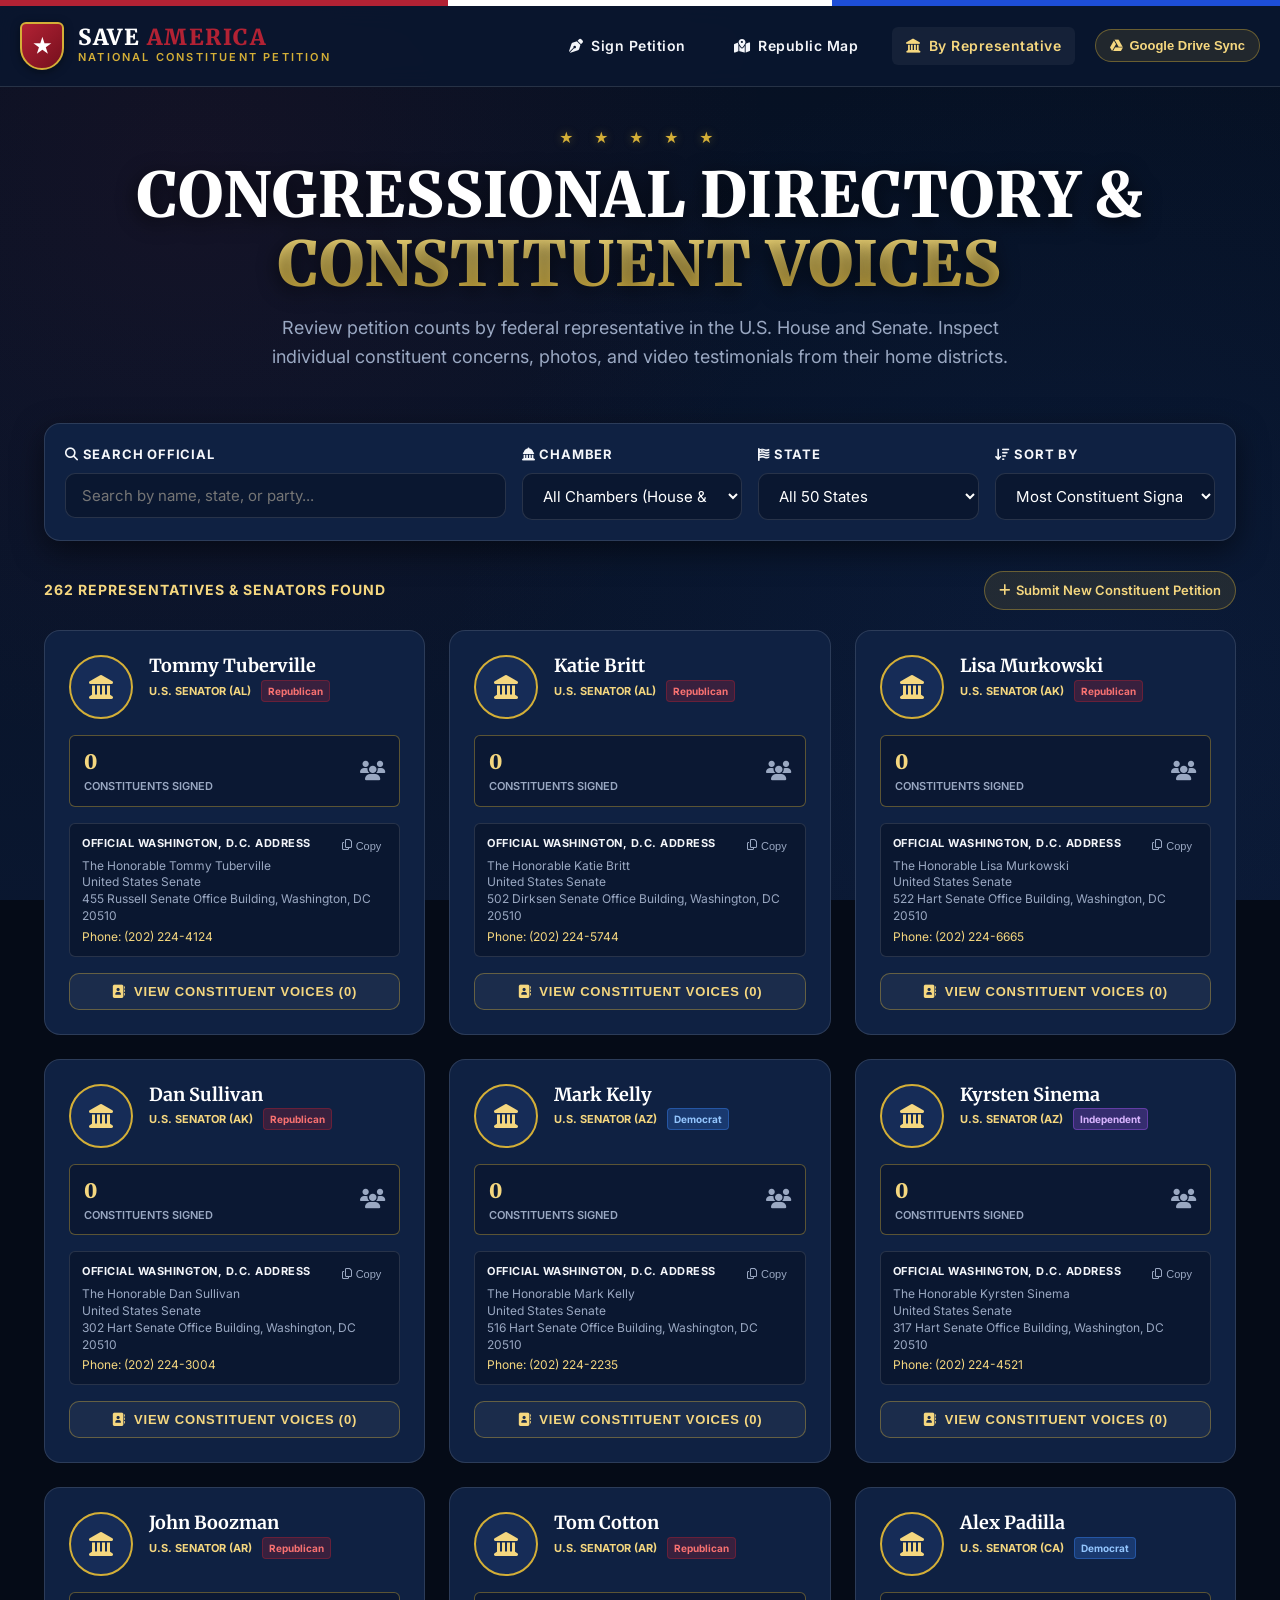
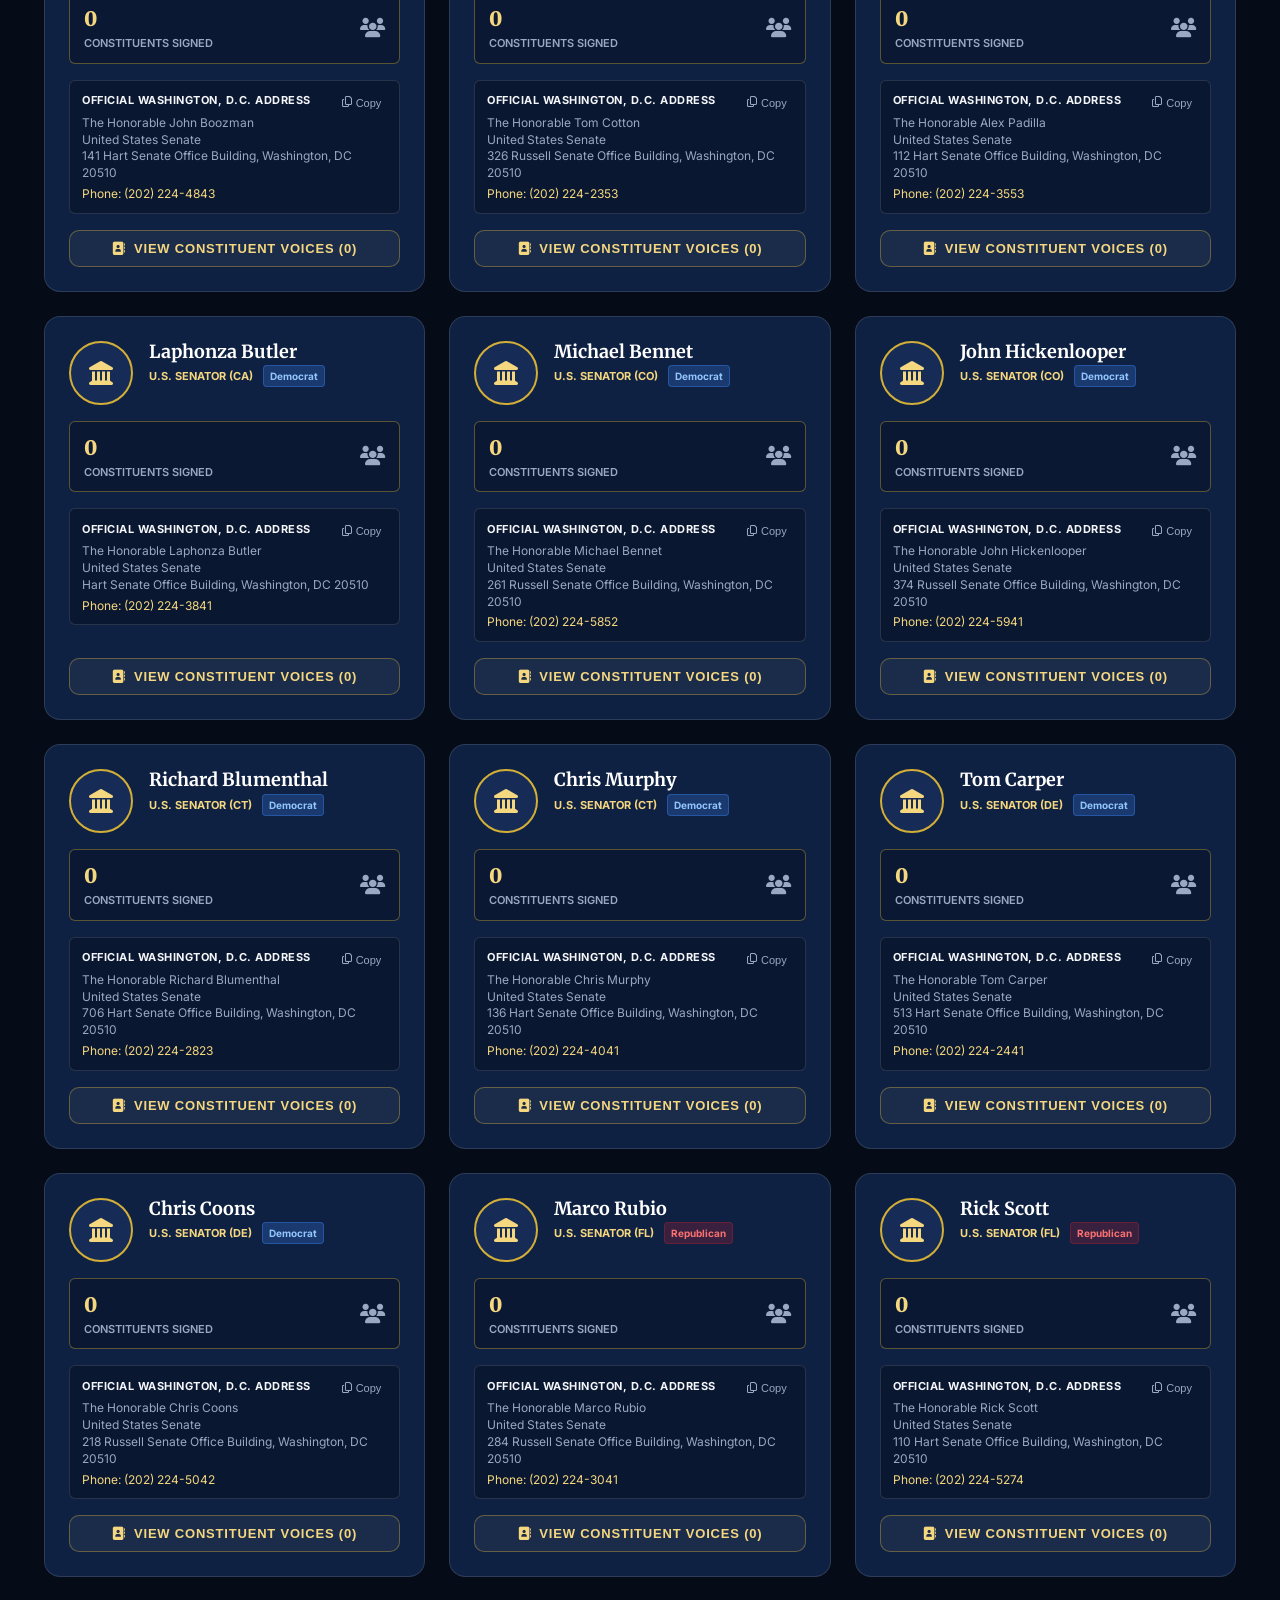
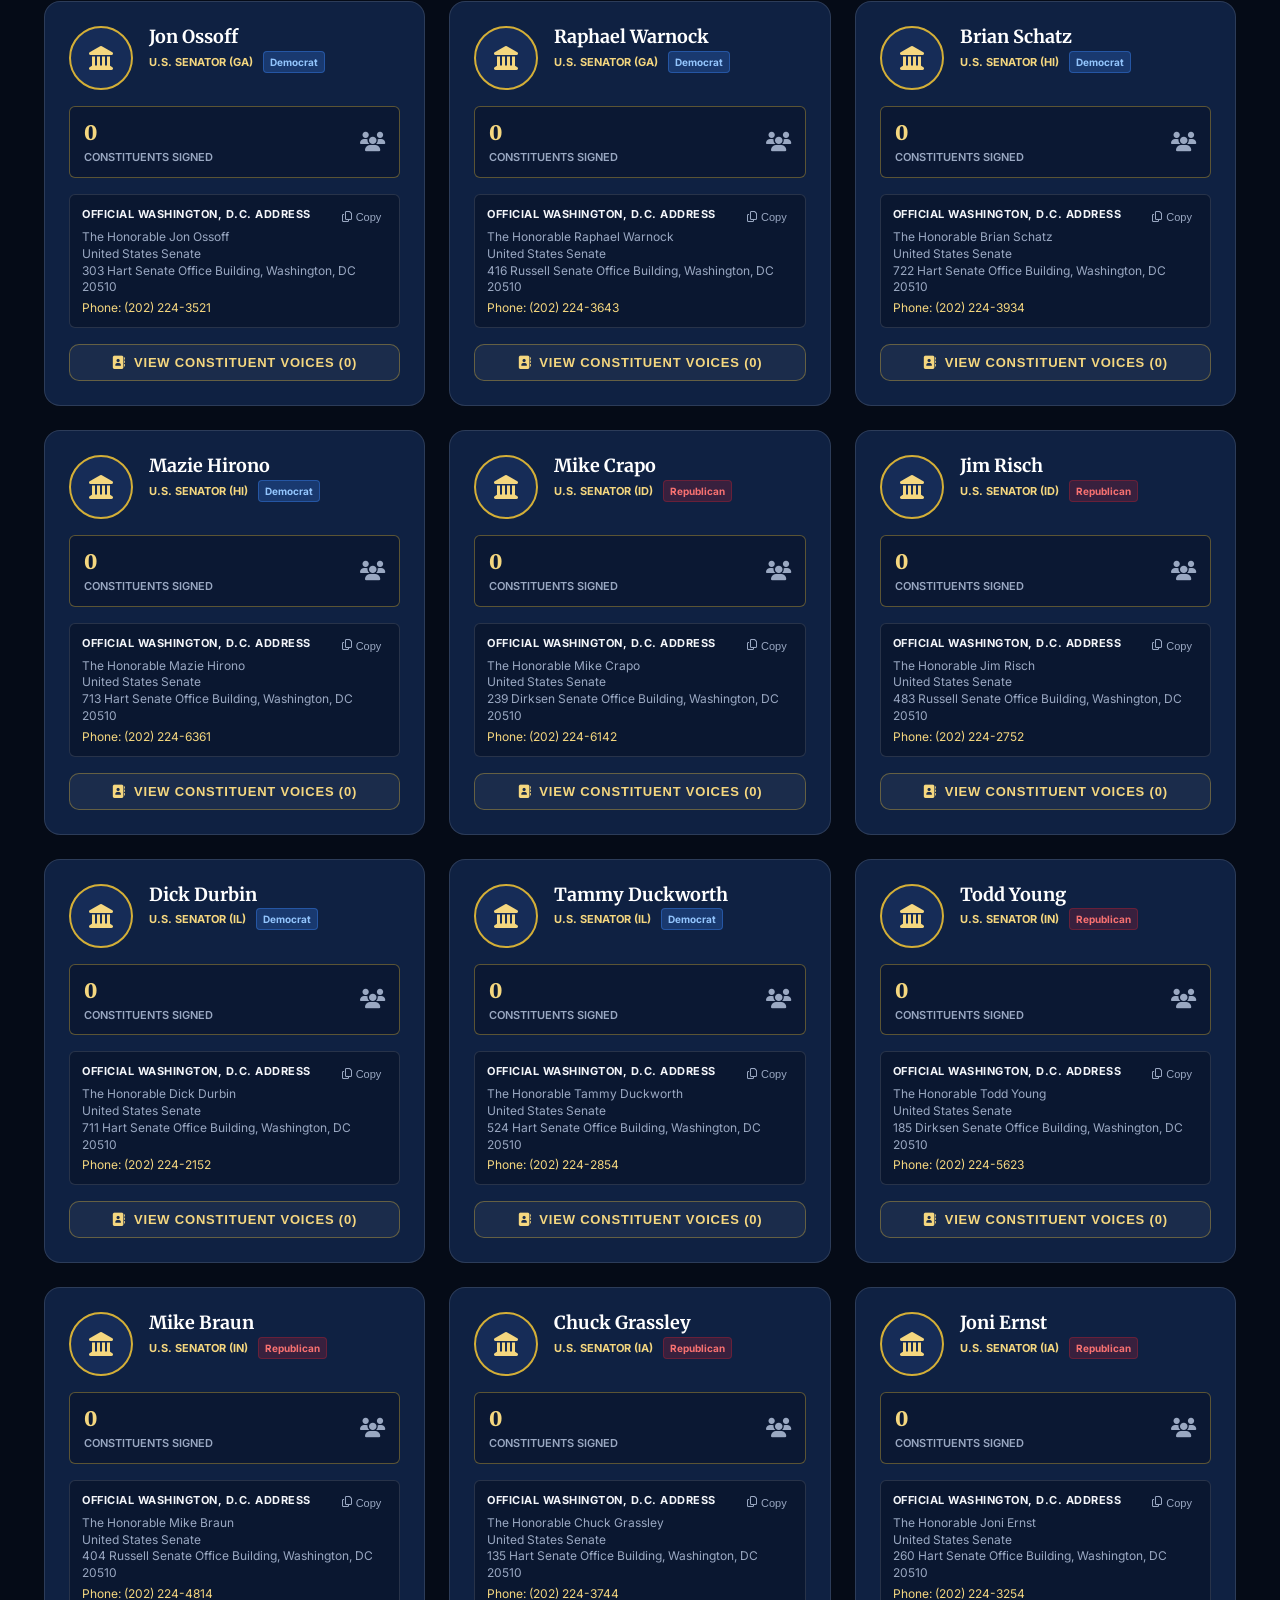
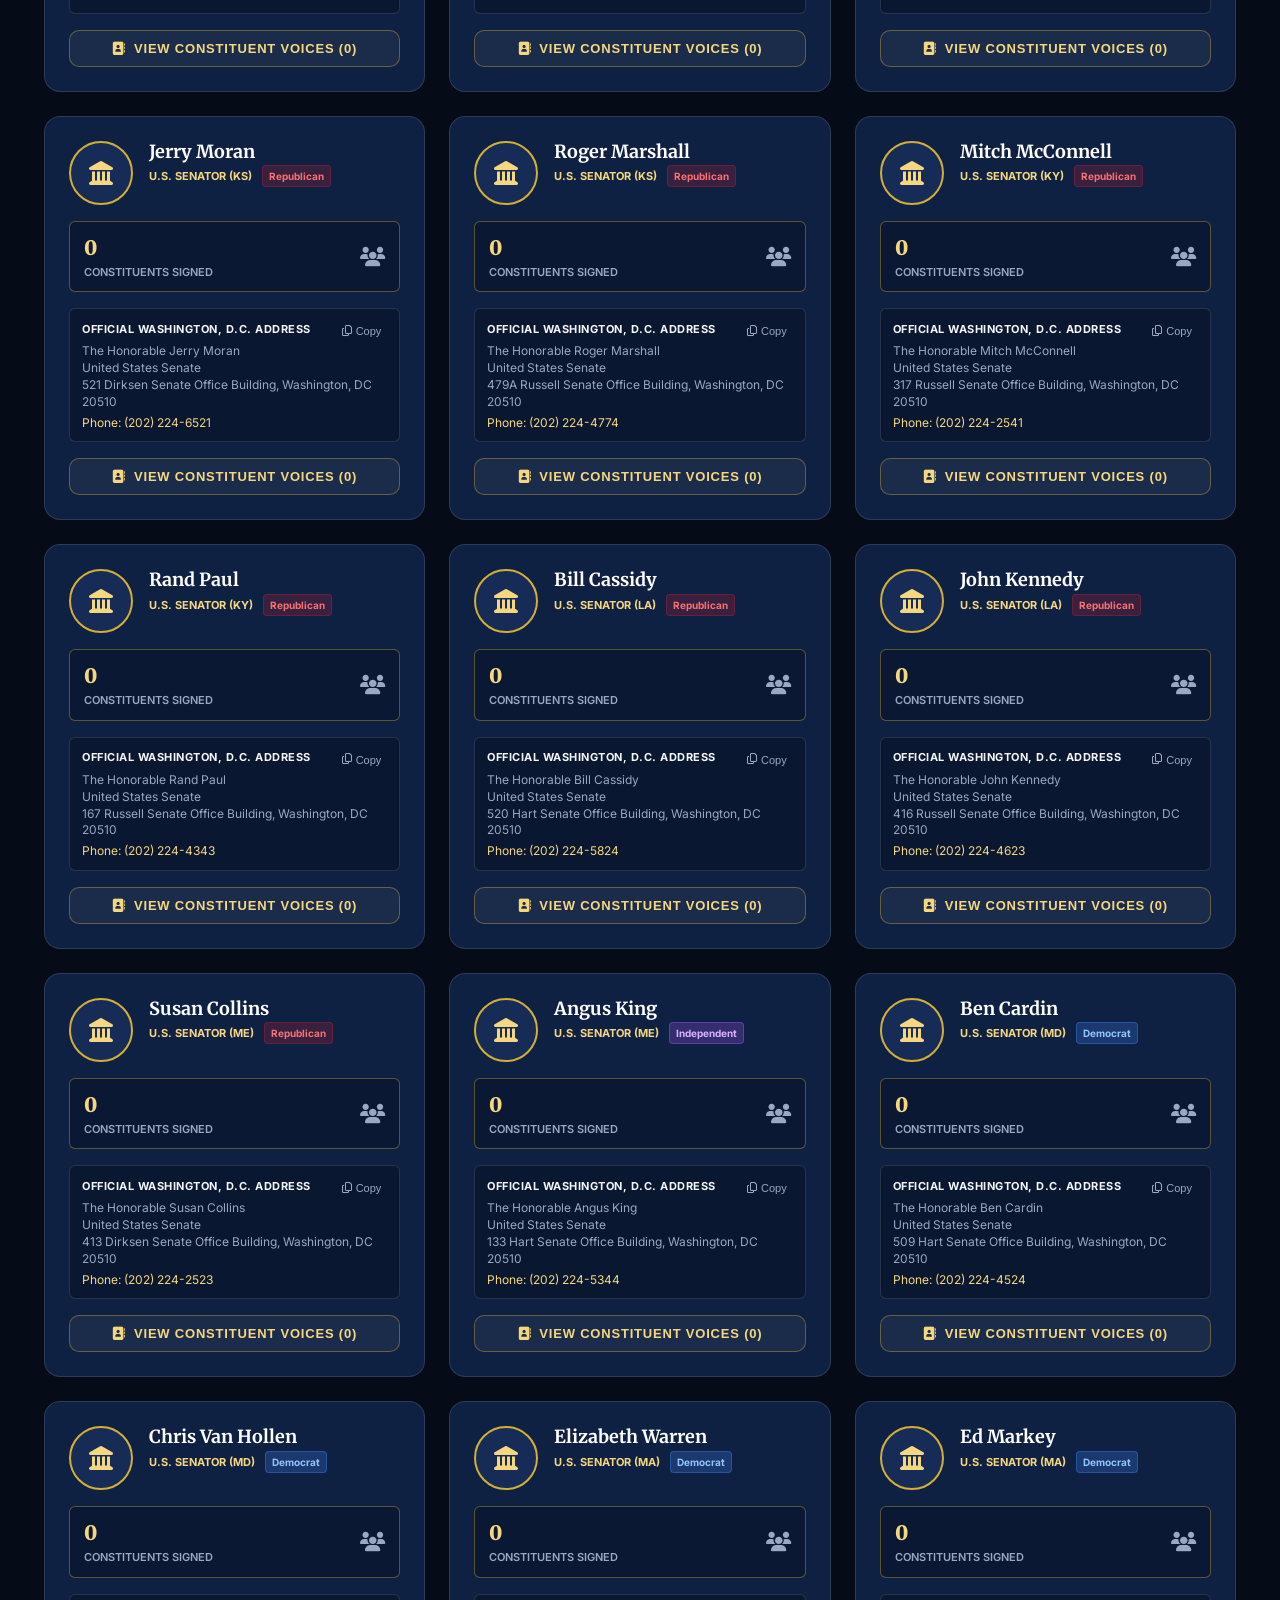
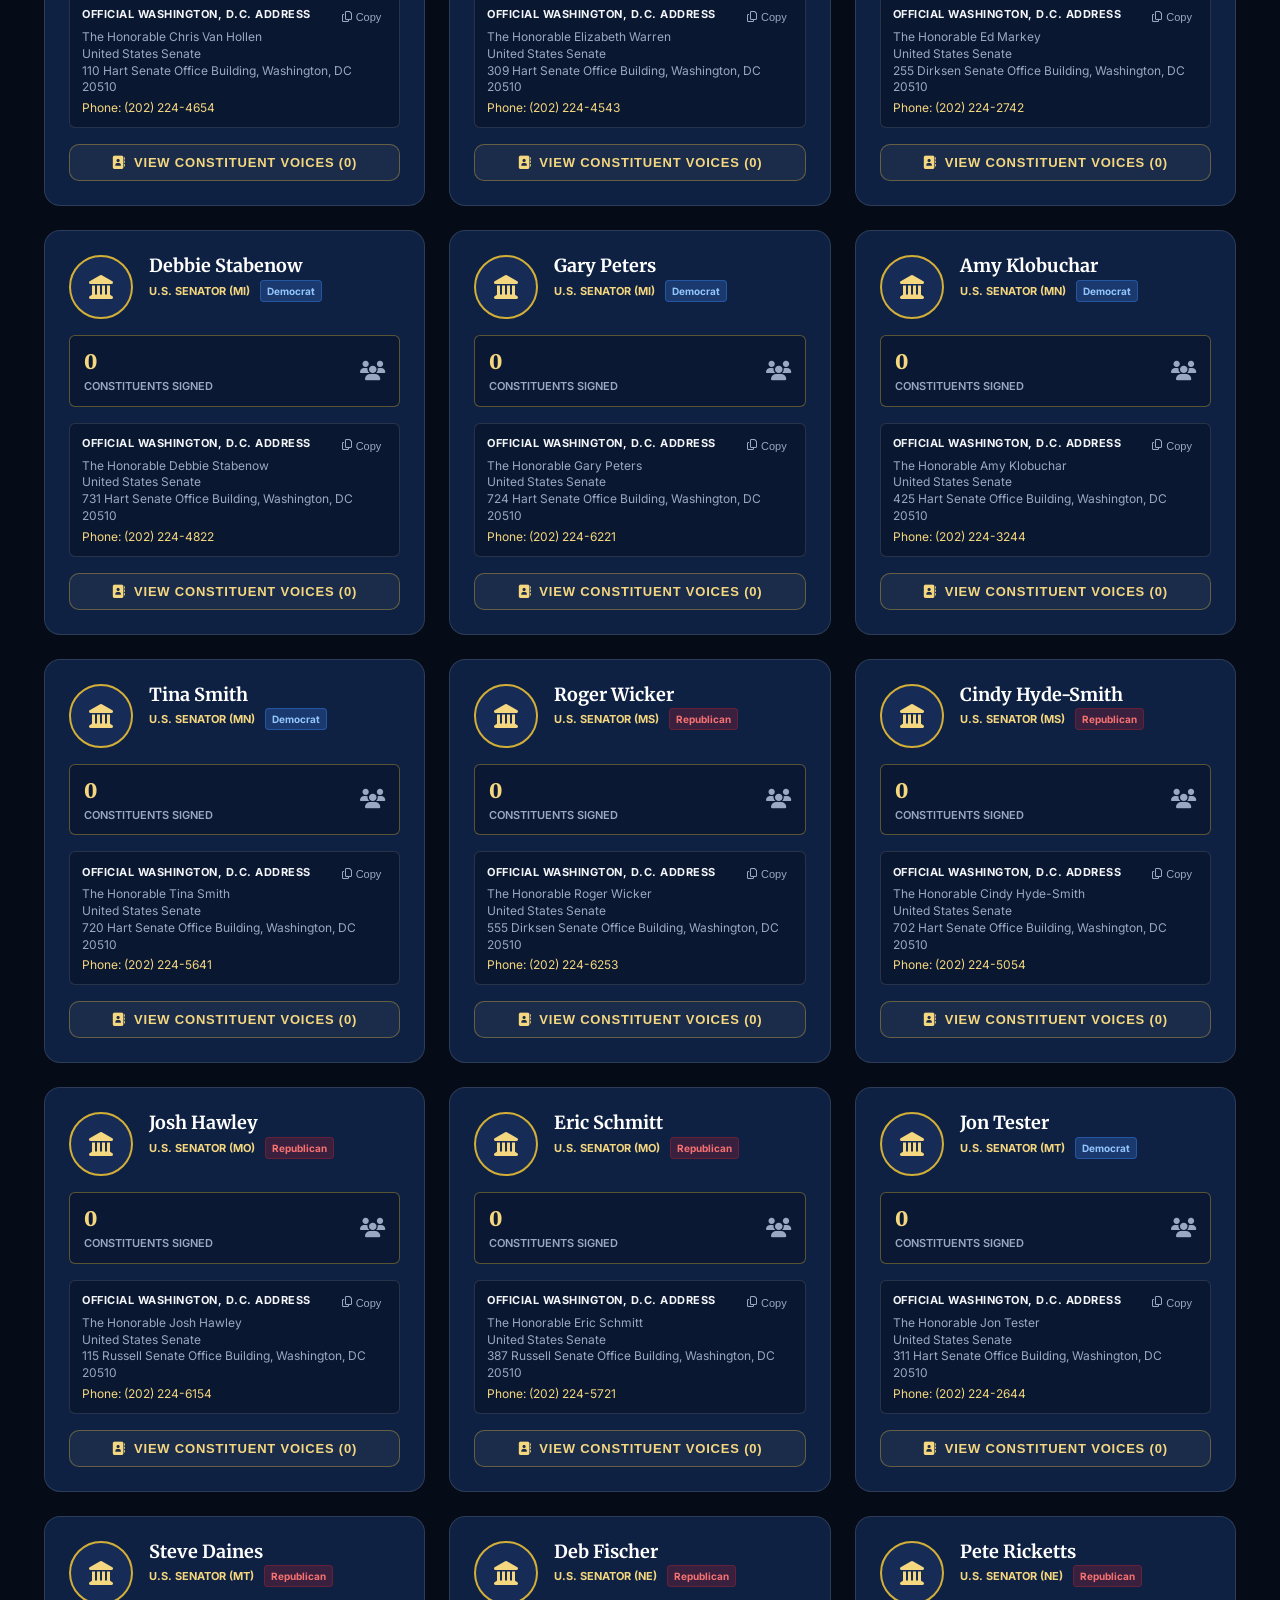
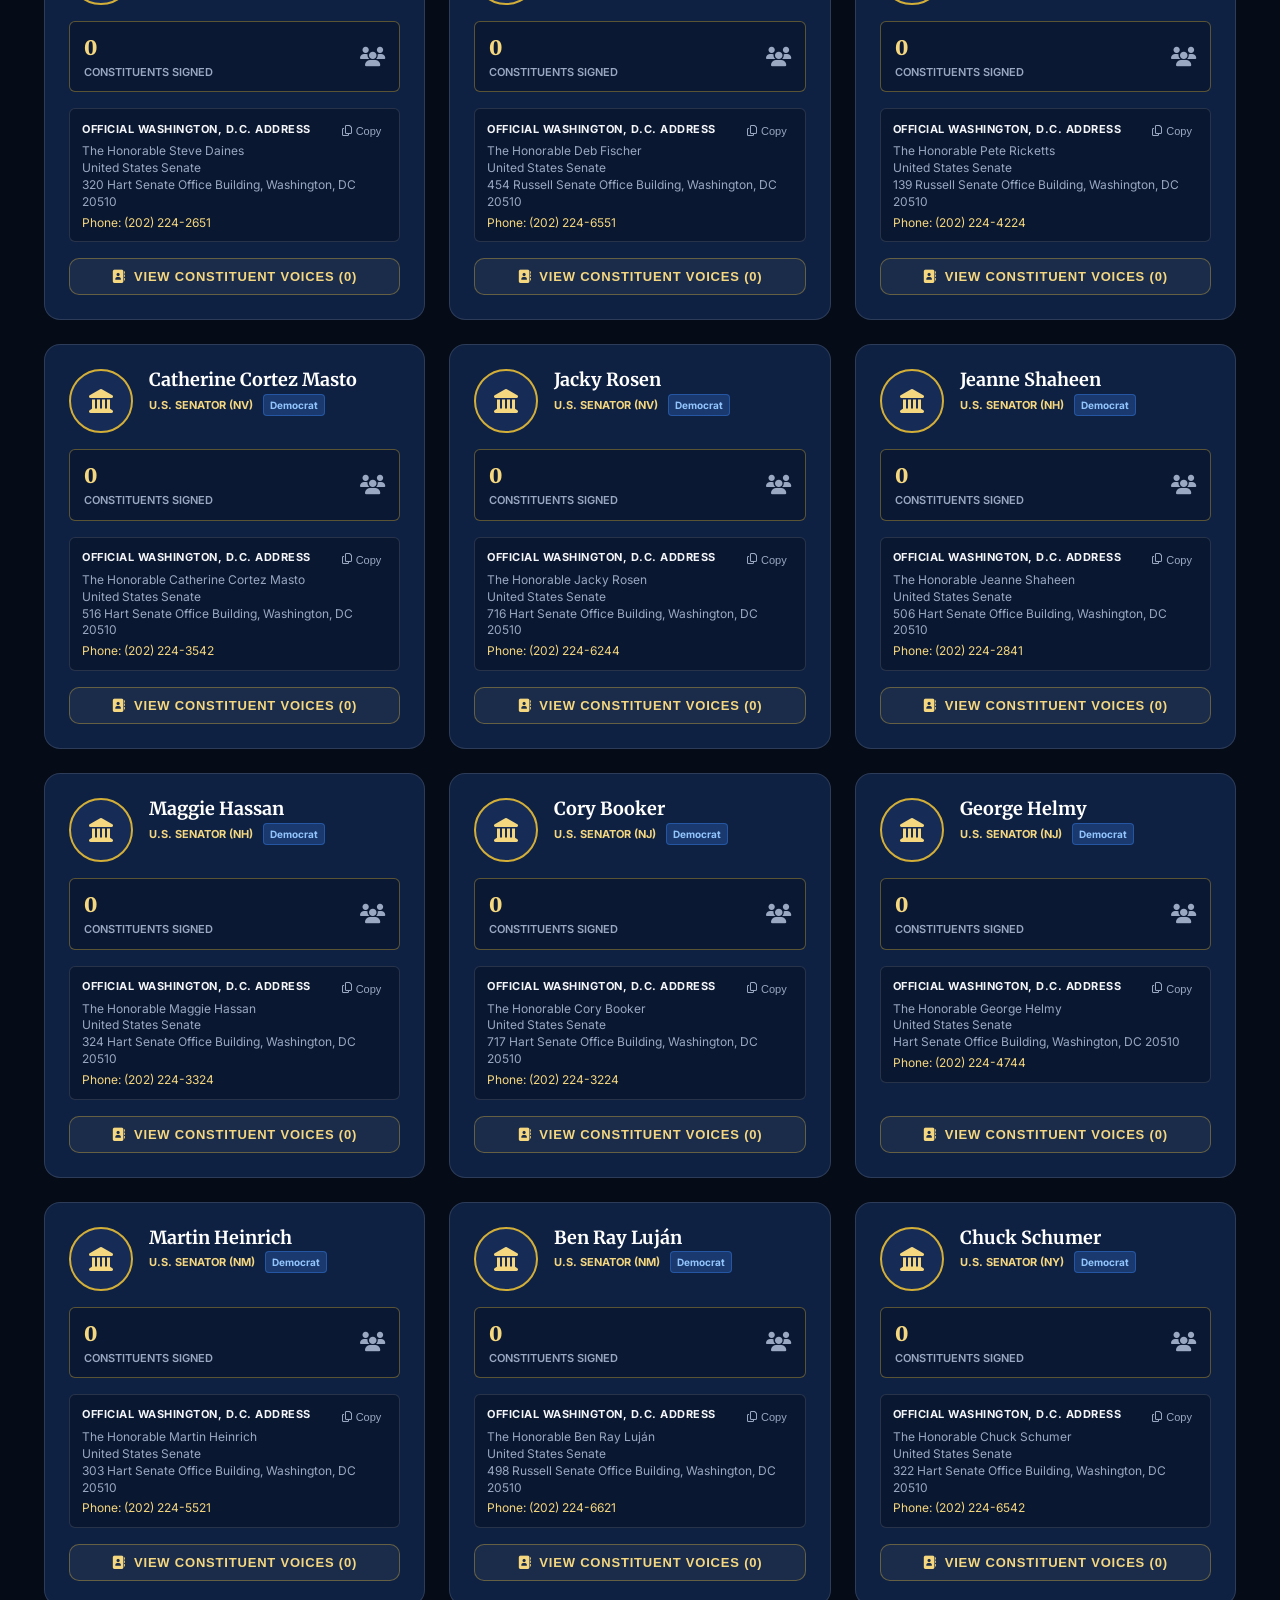
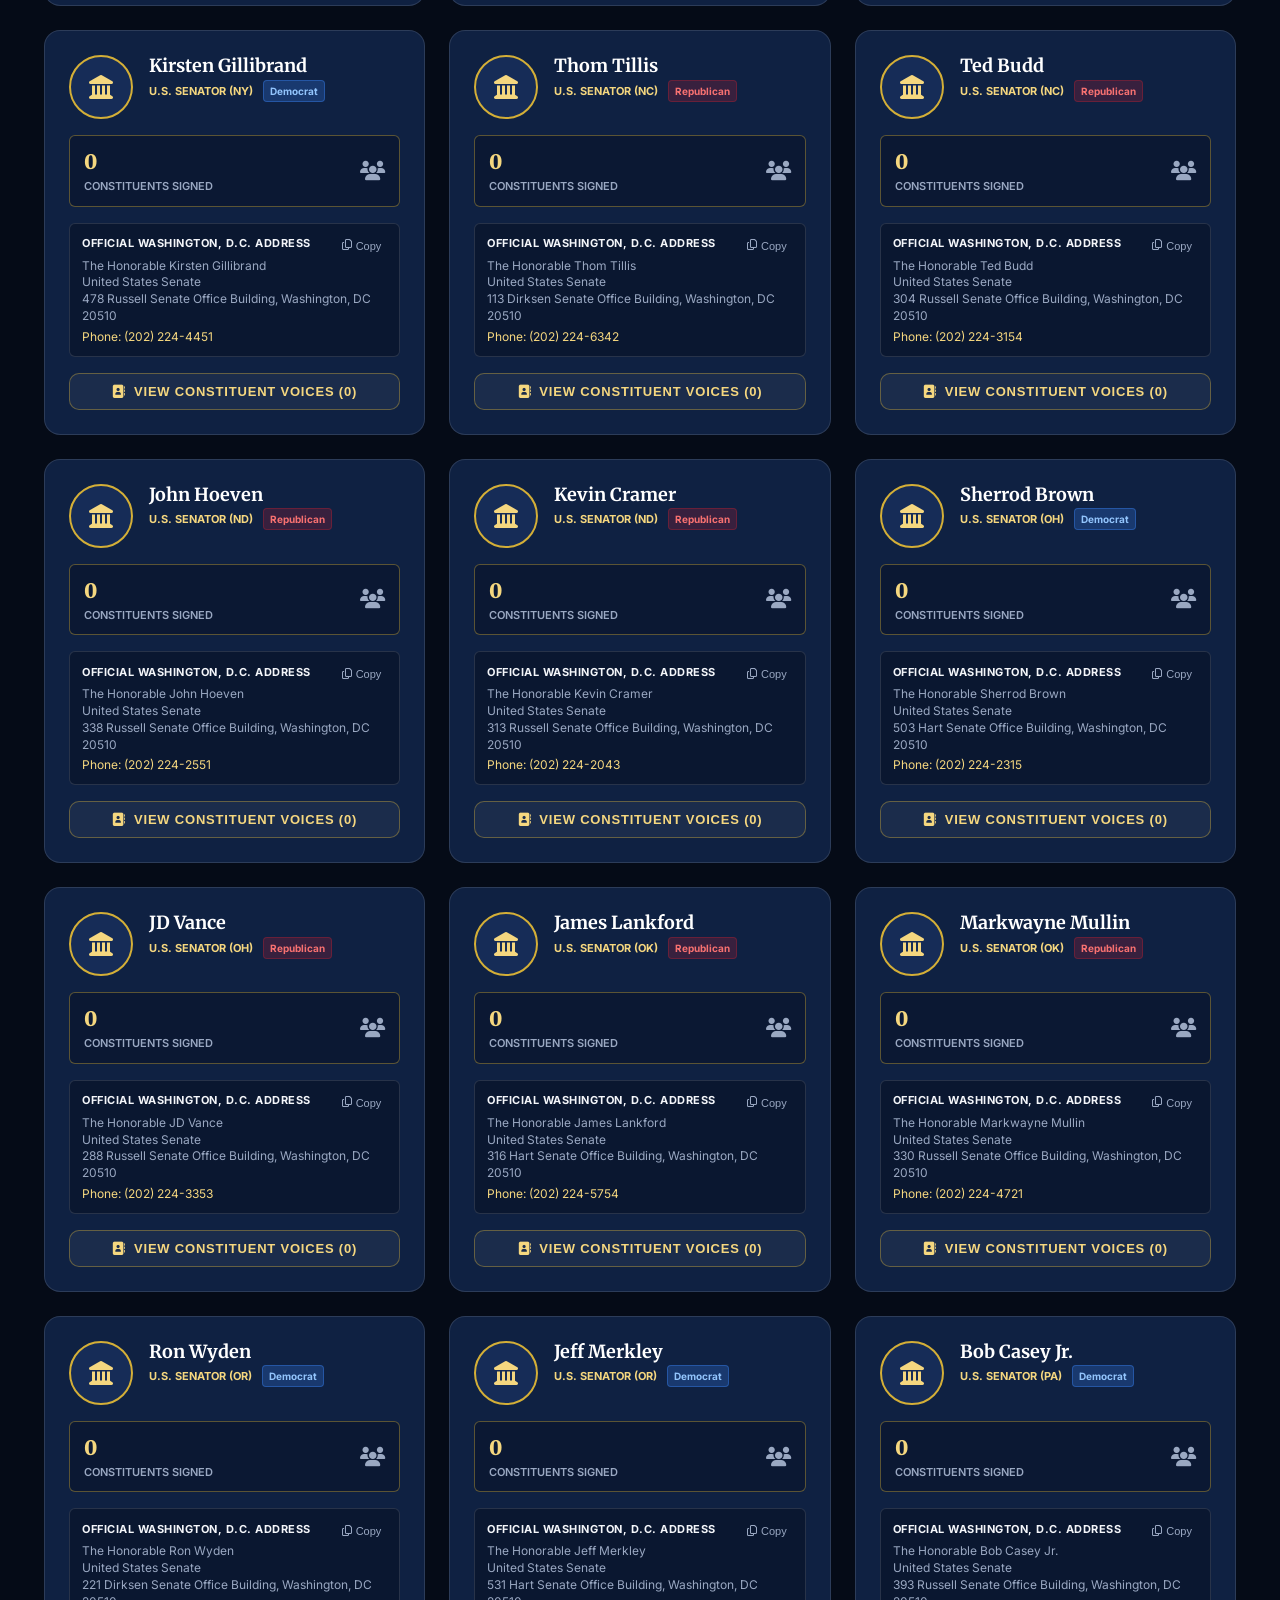
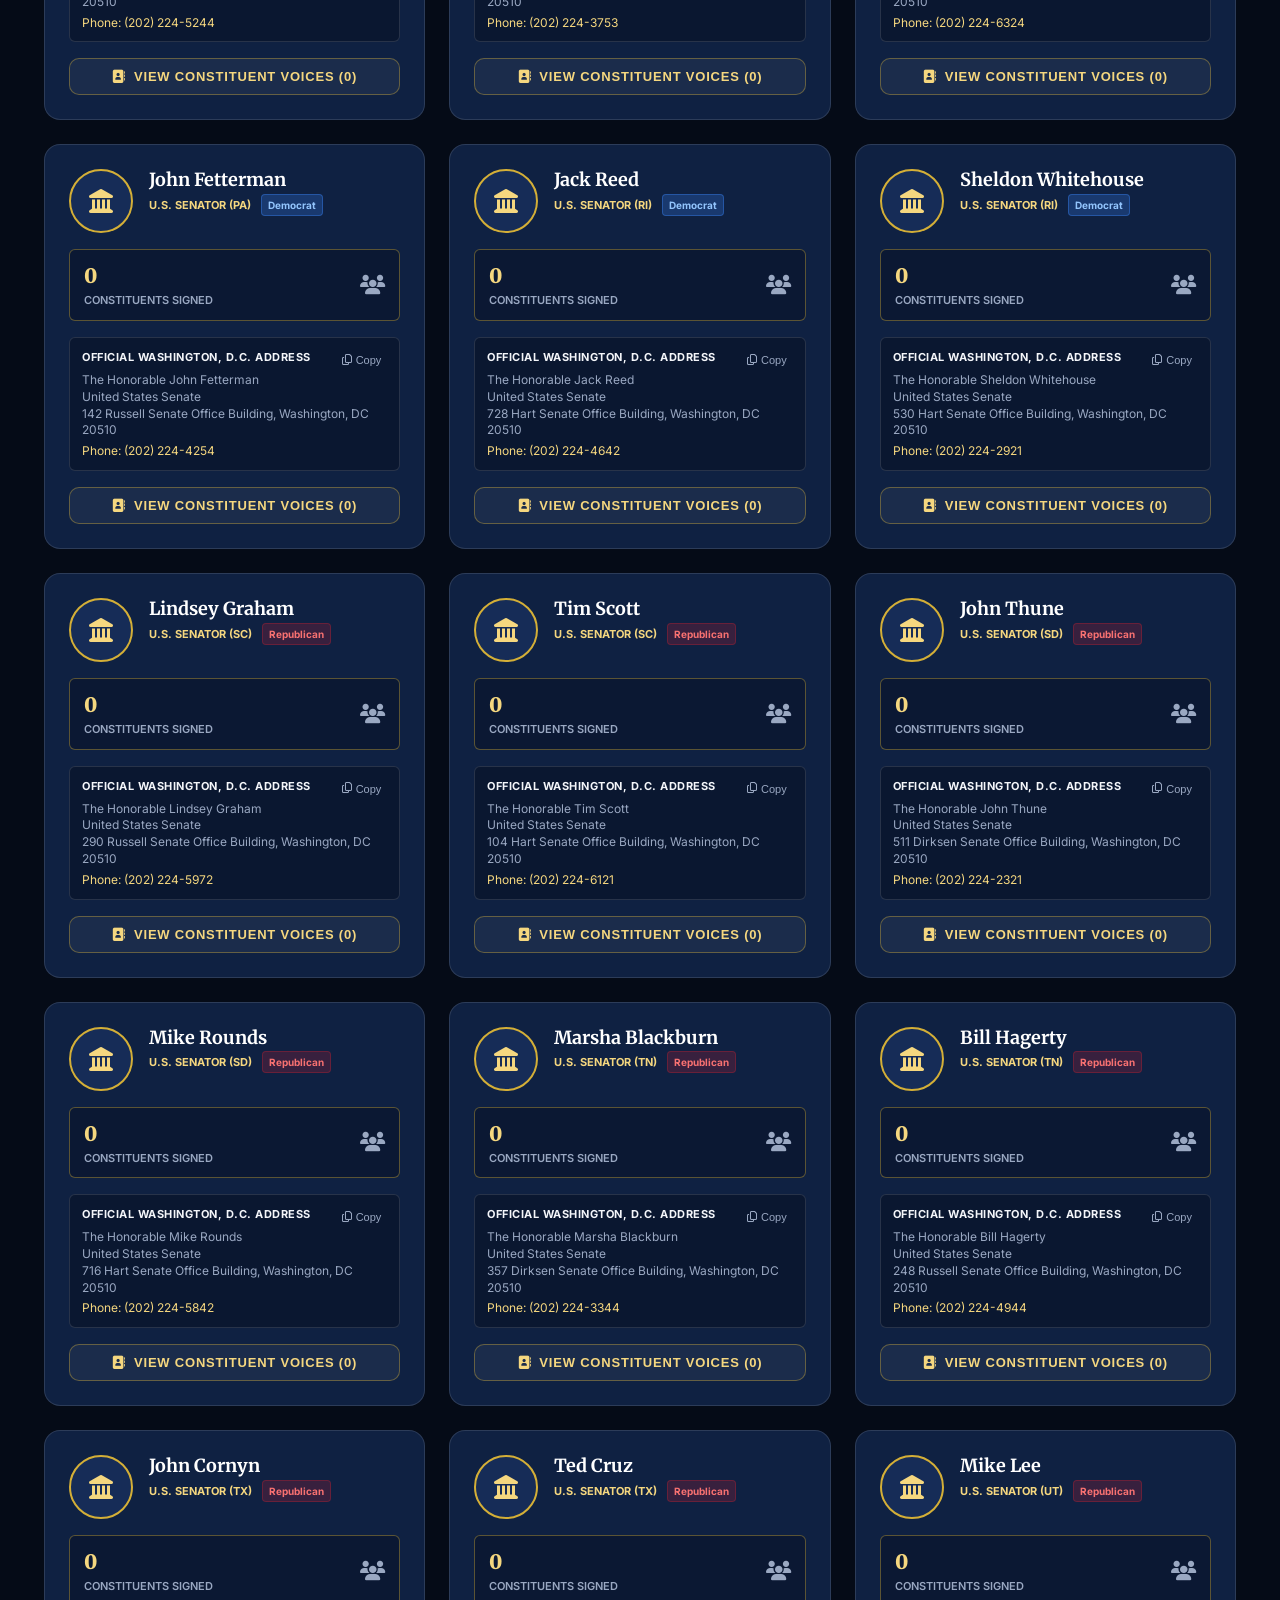
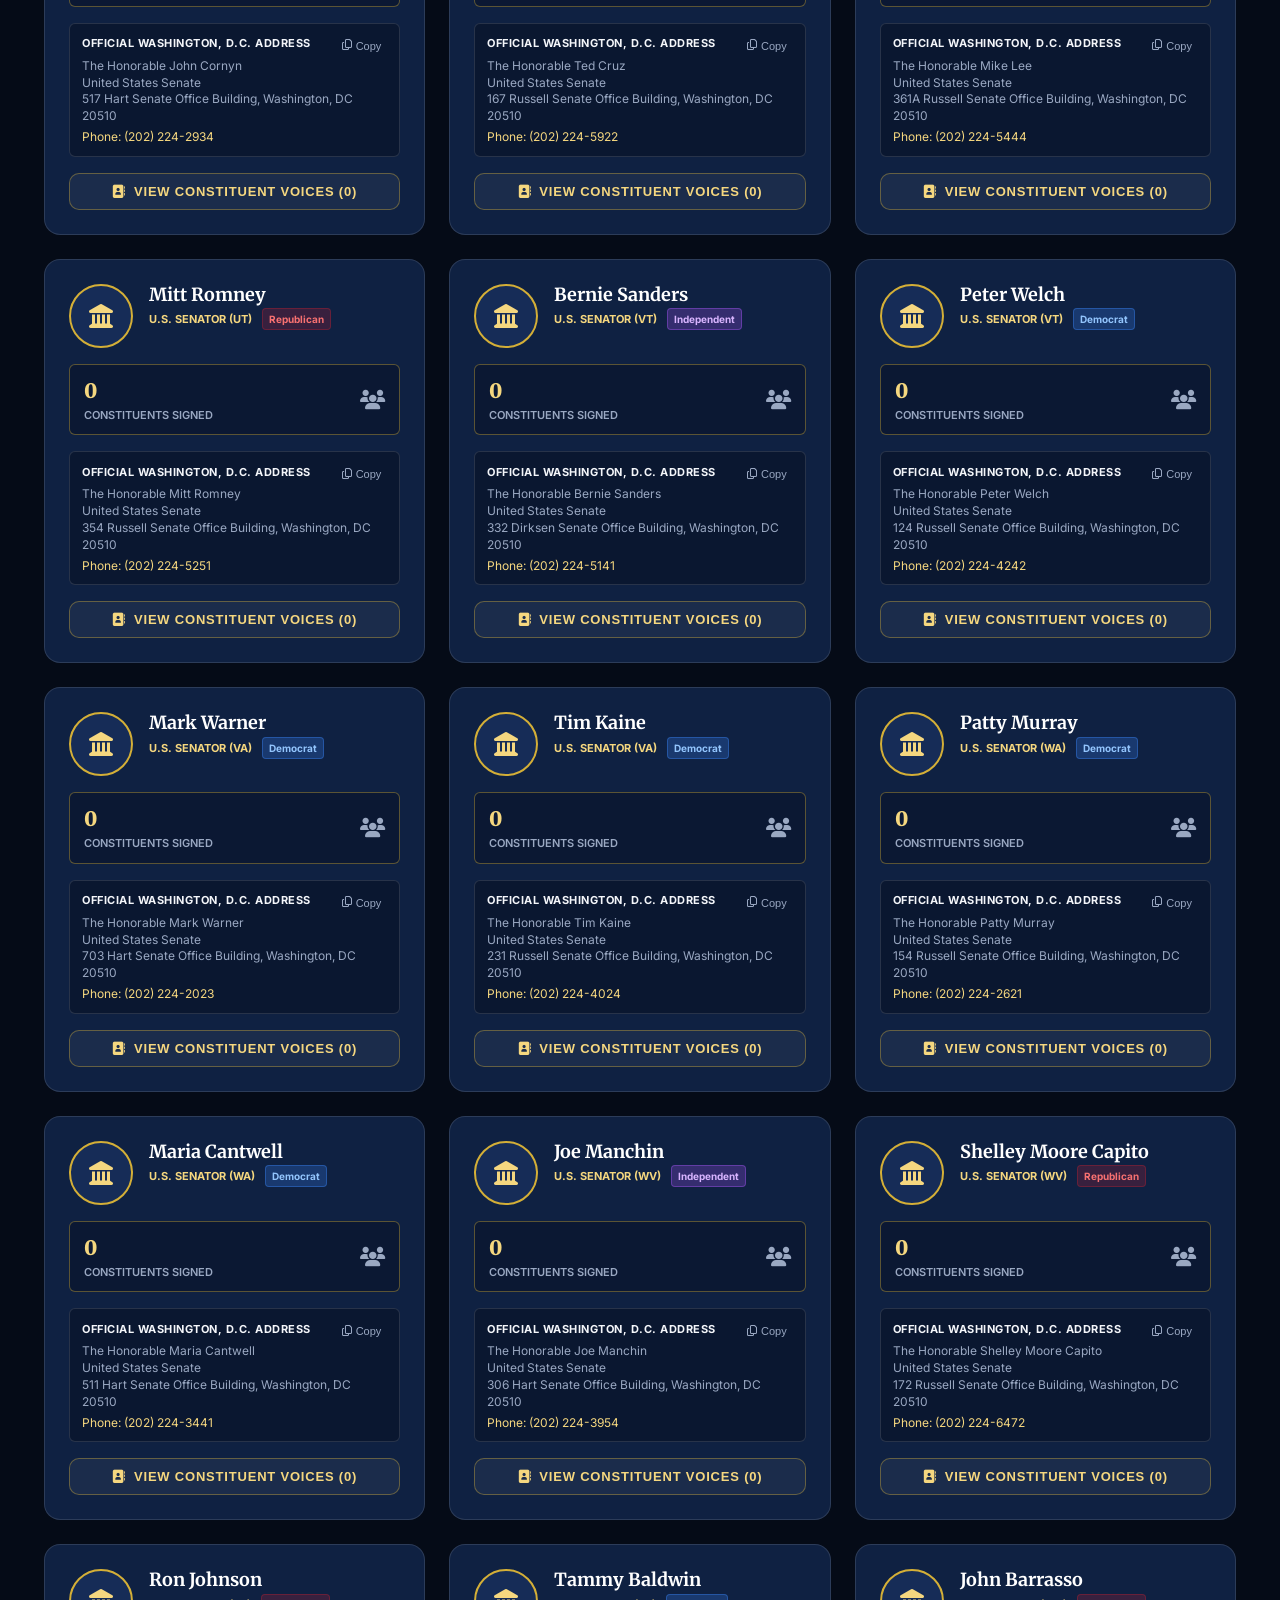
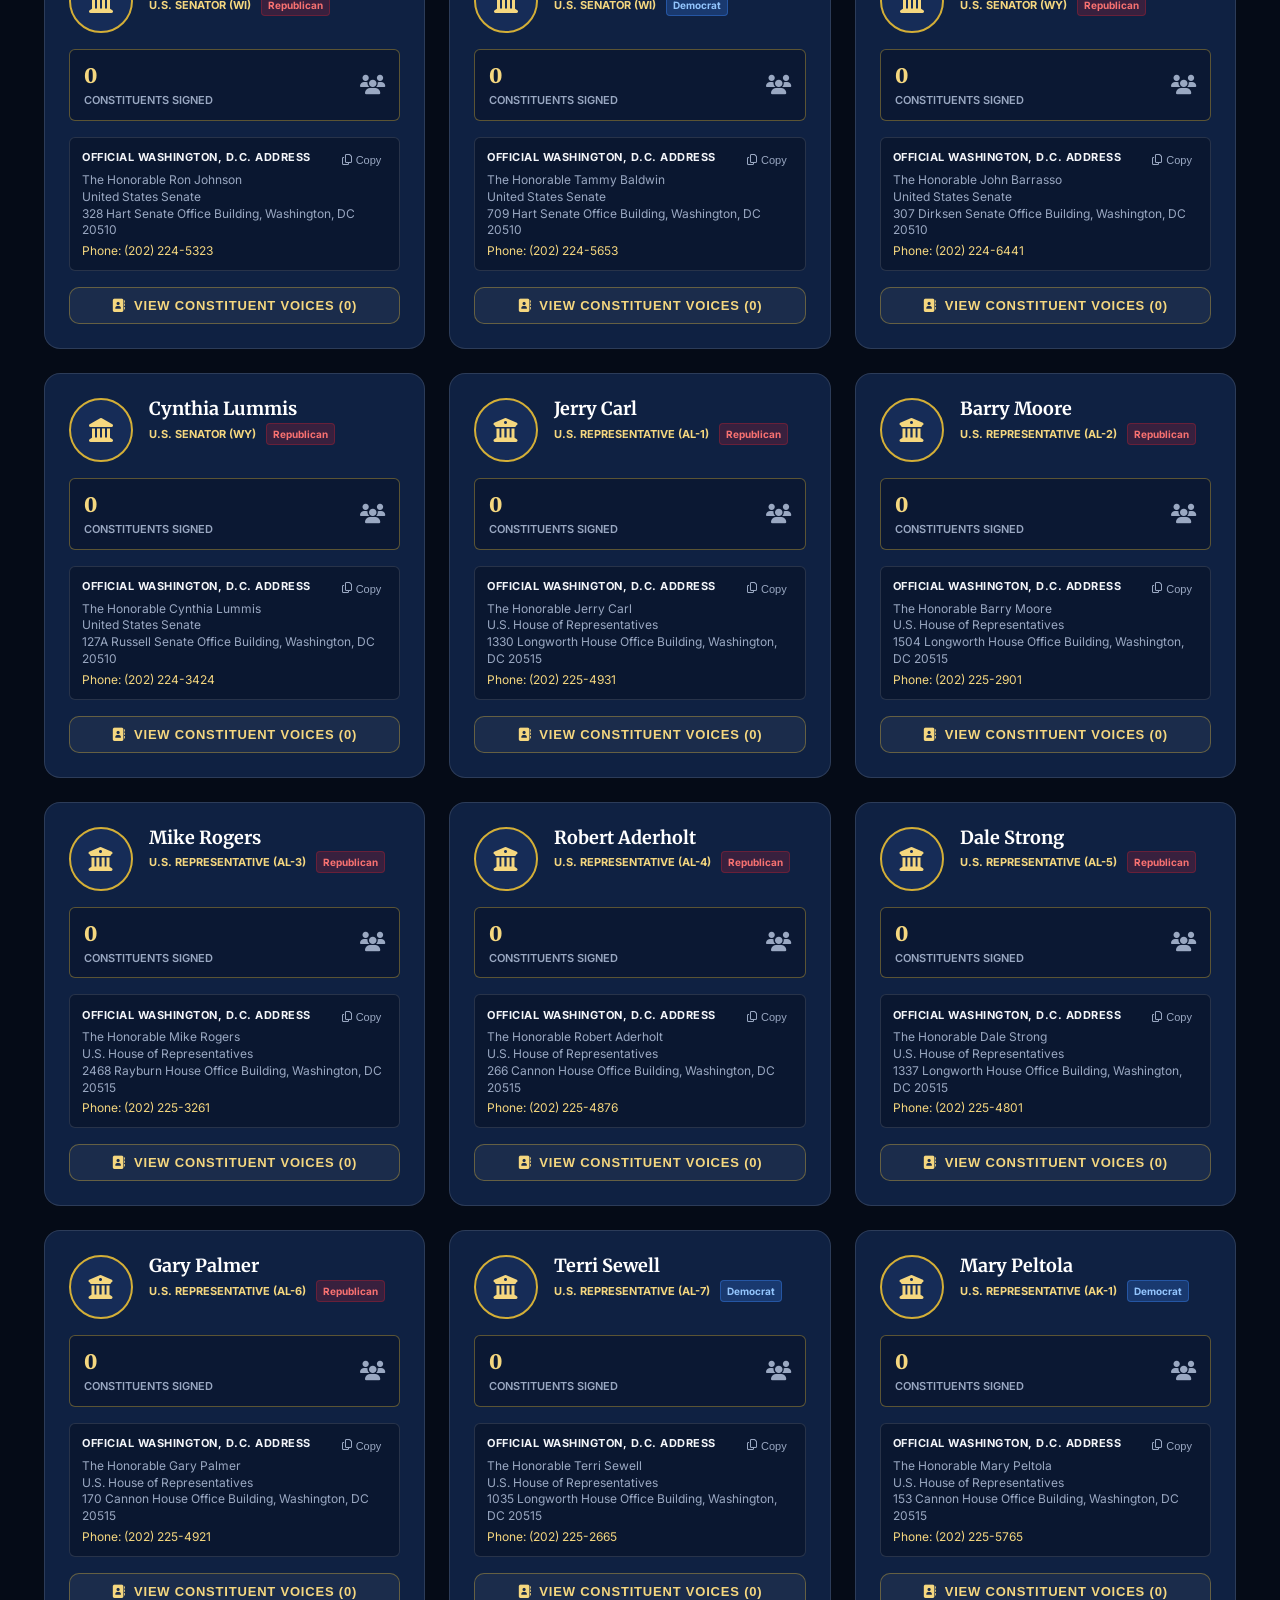
<file: AG Project - SAVE/representatives.html>
<!DOCTYPE html>
<html lang="en">
<head>
  <meta charset="UTF-8">
  <meta name="viewport" content="width=device-width, initial-scale=1.0">
  <title>By Federal Representative — SAVE America Constituent Directory</title>
  
  <!-- Font Awesome Icons & Google Fonts -->
  <link rel="stylesheet" href="https://cdnjs.cloudflare.com/ajax/libs/font-awesome/6.5.1/css/all.min.css">
  <link rel="preconnect" href="https://fonts.googleapis.com">
  <link rel="preconnect" href="https://fonts.gstatic.com" crossorigin>
  <link href="https://fonts.googleapis.com/css2?family=Cinzel:wght@700;900&family=Inter:wght@400;500;600;700;800&family=Merriweather:ital,wght@0,400;0,700;1,400&display=swap" rel="stylesheet">
  
  <!-- Custom Styling -->
  <link rel="stylesheet" href="css/style.css">
</head>
<body>

  <!-- Patriotic Ribbon Strip -->
  <div class="top-patriotic-strip"></div>

  <!-- Header & Navigation -->
  <header class="site-header">
    <div class="container nav-inner">
      <a href="index.html" class="brand-wrapper">
        <div class="brand-shield">
          <span>★</span>
        </div>
        <div class="brand-text">
          <h1>SAVE <span>AMERICA</span></h1>
          <div class="brand-tagline">National Constituent Petition</div>
        </div>
      </a>

      <nav>
        <ul class="nav-links">
          <li><a href="index.html#signSection" class="nav-link"><i class="fa-solid fa-pen-nib"></i> Sign Petition</a></li>
          <li><a href="index.html#mapSection" class="nav-link"><i class="fa-solid fa-map-location-dot"></i> Republic Map</a></li>
          <li><a href="representatives.html" class="nav-link active"><i class="fa-solid fa-landmark"></i> By Representative</a></li>
          <li>
            <button type="button" class="btn-gdrive-sync" id="btnOpenGDriveModal">
              <i class="fa-brands fa-google-drive"></i> Google Drive Sync
            </button>
          </li>
        </ul>
      </nav>
    </div>
  </header>

  <!-- Directory Hero -->
  <section class="rep-directory-hero">
    <div class="container">
      <div class="stars-accent">★ ★ ★ ★ ★</div>
      <h2 class="hero-title">
        CONGRESSIONAL DIRECTORY &<br>
        <span class="highlight-gold">CONSTITUENT VOICES</span>
      </h2>
      <p class="hero-subtitle">
        Review petition counts by federal representative in the U.S. House and Senate. 
        Inspect individual constituent concerns, photos, and video testimonials from their home districts.
      </p>
    </div>
  </section>

  <!-- Filter & Search Section -->
  <main class="container">
    <div class="directory-filter-bar">
      <!-- Search Input -->
      <div>
        <label class="form-label" for="searchRepInput"><i class="fa-solid fa-magnifying-glass"></i> Search Official</label>
        <input type="text" id="searchRepInput" class="form-control" placeholder="Search by name, state, or party...">
      </div>

      <!-- Chamber Filter -->
      <div>
        <label class="form-label" for="filterChamber"><i class="fa-solid fa-landmark-dome"></i> Chamber</label>
        <select id="filterChamber" class="form-control">
          <option value="all">All Chambers (House & Senate)</option>
          <option value="Senate">U.S. Senate (100)</option>
          <option value="House">U.S. House of Representatives</option>
        </select>
      </div>

      <!-- State Filter -->
      <div>
        <label class="form-label" for="filterState"><i class="fa-solid fa-flag-usa"></i> State</label>
        <select id="filterState" class="form-control">
          <option value="all">All 50 States</option>
          <!-- Options populated via js/reps-page.js -->
        </select>
      </div>

      <!-- Sort By -->
      <div>
        <label class="form-label" for="filterSort"><i class="fa-solid fa-arrow-down-wide-short"></i> Sort By</label>
        <select id="filterSort" class="form-control">
          <option value="most-signatures">Most Constituent Signatures</option>
          <option value="name-asc">Official Name (A–Z)</option>
          <option value="state-asc">State (A–Z)</option>
        </select>
      </div>
    </div>

    <!-- Active Count Header -->
    <div style="display:flex; justify-content:space-between; align-items:center; margin-bottom: 20px;">
      <div id="matchingRepsCount" style="font-size: 14px; font-weight: 700; color: var(--gold-light); text-transform: uppercase; letter-spacing: 1px;">
        Loading Representatives...
      </div>
      <a href="index.html#signSection" class="btn-gdrive-sync" style="text-decoration:none;">
        <i class="fa-solid fa-plus"></i> Submit New Constituent Petition
      </a>
    </div>

    <!-- Grid of Representatives -->
    <div class="rep-grid-container" id="repGridContainer">
      <!-- Populated via js/reps-page.js -->
    </div>
  </main>

  <!-- Constituent Petitions Drawer / Modal -->
  <div class="modal-overlay" id="constituentDrawerModal">
    <div class="modal-card" style="max-width: 820px;">
      <div class="modal-header">
        <h4 class="modal-title" id="drawerModalTitle">
          <i class="fa-solid fa-users"></i> Constituent Petitions
        </h4>
        <button type="button" class="btn-modal-close" onclick="closeConstituentDrawer()">&times;</button>
      </div>
      <div class="modal-body">
        <div class="constituent-petitions-list" id="constituentPetitionsList">
          <!-- Populated by js/reps-page.js -->
        </div>
      </div>
    </div>
  </div>

  <!-- Reps Video Player Modal -->
  <div class="modal-overlay" id="repsVideoPlayerModal">
    <div class="modal-card">
      <div class="modal-header">
        <h4 class="modal-title" id="repsVideoModalTitle"><i class="fa-solid fa-video"></i> Constituent Video</h4>
        <button type="button" class="btn-modal-close" onclick="closeRepsVideoPlayerModal()">&times;</button>
      </div>
      <div class="modal-body" style="text-align: center; padding: 20px; background: #000;">
        <video id="repsModalVideoPlayer" controls style="width: 100%; max-height: 480px; border-radius: 8px;"></video>
      </div>
    </div>
  </div>

  <!-- Google Drive & Database Configuration Modal -->
  <div class="modal-overlay" id="gdriveConfigModal">
    <div class="modal-card" style="max-width: 640px;">
      <div class="modal-header">
        <h4 class="modal-title"><i class="fa-brands fa-google-drive"></i> Google Drive & Sheets Integration</h4>
        <button type="button" class="btn-modal-close" onclick="closeGDriveModal()">&times;</button>
      </div>
      <div class="modal-body">
        <div id="gdriveConnectionStatus" style="margin-bottom: 16px;"></div>

        <div class="form-group">
          <label class="form-label" for="inputGDriveScriptUrl">Google Apps Script Web App URL</label>
          <input type="url" id="inputGDriveScriptUrl" class="form-control" placeholder="https://script.google.com/macros/s/AKfycb.../exec">
          <p style="font-size: 11px; color: var(--text-muted); margin-top: 6px;">
            Enter your deployed Google Apps Script Web App URL to load all live constituent submissions directly from Google Sheets!
          </p>
        </div>

        <div style="display:flex; gap: 10px;">
          <button type="button" class="btn-submit-petition" style="margin-top:0; font-size:14px; padding:10px 18px;" onclick="saveGDriveSettings()">
            <i class="fa-solid fa-floppy-disk"></i> Save & Reload
          </button>
        </div>

        <hr style="border: 0; border-top: 1px solid var(--border-subtle); margin: 20px 0;">

        <div>
          <h5 style="color: var(--gold-light); font-size: 14px; margin-bottom: 8px;">Sample Data & Database Reset</h5>
          <p style="font-size: 12px; color: var(--text-muted); margin-bottom: 12px;">
            Remove pre-loaded demonstration entries or reset the database:
          </p>
          <div style="display:flex; gap: 12px; flex-wrap: wrap;">
            <button type="button" class="btn-gdrive-sync" style="color: #f87171; border-color: rgba(248,113,113,0.4);" onclick="removeSampleEntries()">
              <i class="fa-solid fa-trash-can"></i> Remove 10 Sample Entries
            </button>
            <button type="button" class="btn-gdrive-sync" style="color: #ef4444; border-color: rgba(239,68,68,0.5);" onclick="clearAllEntries()">
              <i class="fa-solid fa-broom"></i> Clear Entire Local Database
            </button>
          </div>
        </div>
      </div>
    </div>
  </div>

  <!-- Footer -->
  <footer class="site-footer">
    <div class="container">
      <div class="footer-stars">★ ★ ★ ★ ★</div>
      <p class="footer-quote">
        "The ultimate rulers of our democracy are not a President and senators and congressmen and government officials, but the voters of this country."
      </p>
      <p class="footer-copyright">
        SAVE America Constituent Petition Initiative • Empowering Citizens Under Article I of the U.S. Constitution
      </p>
    </div>
  </footer>

  <!-- Scripts -->
  <script src="js/config.js"></script>
  <script src="js/data-representatives.js"></script>
  <script src="js/data-zipcodes.js"></script>
  <script src="js/gdrive-client.js"></script>
  <script src="js/reps-page.js"></script>
</body>
</html>
</file>
<file: AG Project - SAVE/css/style.css>
/**
 * SAVE AMERICA PETITION PLATFORM
 * Patriotic American Theme & Responsive Design System
 */

:root {
  --navy-darkest: #050b17;
  --navy-dark: #0a1730;
  --navy-card: #0f2142;
  --navy-light: #162c57;
  --crimson-primary: #b22234;
  --crimson-hover: #d22b40;
  --crimson-light: rgba(178, 34, 52, 0.15);
  --white: #ffffff;
  --off-white: #f4f6fa;
  --text-muted: #9aa8c2;
  --gold-primary: #d4af37;
  --gold-light: #f5d77f;
  --gold-glow: rgba(212, 175, 55, 0.35);
  --border-subtle: rgba(255, 255, 255, 0.12);
  --border-gold: rgba(212, 175, 55, 0.4);
  --shadow-lg: 0 10px 30px rgba(0, 0, 0, 0.5);
  --shadow-gold: 0 0 20px rgba(212, 175, 55, 0.25);
  --radius-sm: 6px;
  --radius-md: 10px;
  --radius-lg: 16px;
  --font-serif: "Merriweather", "Cinzel", "Georgia", serif;
  --font-sans: "Inter", -apple-system, BlinkMacSystemFont, "Segoe UI", Roboto, sans-serif;
}

* {
  box-sizing: border-box;
  margin: 0;
  padding: 0;
}

body {
  background-color: var(--navy-darkest);
  color: var(--white);
  font-family: var(--font-sans);
  line-height: 1.6;
  min-height: 100vh;
  position: relative;
  overflow-x: hidden;
}

/* Subtle background stars & stripes atmospheric texture */
body::before {
  content: "";
  position: fixed;
  top: 0;
  left: 0;
  width: 100%;
  height: 100%;
  background: 
    radial-gradient(circle at 15% 20%, rgba(178, 34, 52, 0.08) 0%, transparent 45%),
    radial-gradient(circle at 85% 75%, rgba(26, 68, 145, 0.12) 0%, transparent 50%),
    linear-gradient(180deg, rgba(6, 17, 36, 0.96) 0%, rgba(10, 23, 48, 0.98) 100%);
  pointer-events: none;
  z-index: -1;
}

/* Containers */
.container {
  width: 100%;
  max-width: 1240px;
  margin: 0 auto;
  padding: 0 24px;
}

/* Patriotic Top Ribbon Header */
.top-patriotic-strip {
  height: 6px;
  width: 100%;
  background: linear-gradient(90deg, 
    var(--crimson-primary) 0%, 
    var(--crimson-primary) 35%, 
    var(--white) 35%, 
    var(--white) 65%, 
    #1d4ed8 65%, 
    #1d4ed8 100%
  );
}

.site-header {
  background: rgba(10, 23, 48, 0.85);
  backdrop-filter: blur(12px);
  -webkit-backdrop-filter: blur(12px);
  border-bottom: 1px solid var(--border-subtle);
  position: sticky;
  top: 0;
  z-index: 1000;
}

.nav-inner {
  display: flex;
  align-items: center;
  justify-content: space-between;
  padding: 16px 0;
}

.brand-wrapper {
  display: flex;
  align-items: center;
  gap: 14px;
  text-decoration: none;
}

.brand-shield {
  width: 44px;
  height: 48px;
  background: linear-gradient(135deg, var(--crimson-primary) 0%, #750f1d 100%);
  border: 2px solid var(--gold-primary);
  border-radius: 6px 6px 22px 22px;
  display: flex;
  align-items: center;
  justify-content: center;
  box-shadow: 0 2px 10px rgba(0,0,0,0.4);
}

.brand-shield span {
  color: var(--white);
  font-size: 20px;
  font-weight: 900;
  font-family: var(--font-serif);
}

.brand-text h1 {
  font-family: var(--font-serif);
  font-size: 22px;
  font-weight: 900;
  letter-spacing: 1.5px;
  color: var(--white);
  line-height: 1.1;
  text-transform: uppercase;
}

.brand-text h1 span {
  color: var(--crimson-primary);
}

.brand-text .brand-tagline {
  font-size: 11px;
  letter-spacing: 2.2px;
  text-transform: uppercase;
  color: var(--gold-primary);
  font-weight: 600;
}

.nav-links {
  display: flex;
  align-items: center;
  gap: 20px;
  list-style: none;
}

.nav-link {
  color: var(--off-white);
  text-decoration: none;
  font-size: 14px;
  font-weight: 600;
  letter-spacing: 0.5px;
  padding: 8px 14px;
  border-radius: var(--radius-sm);
  transition: all 0.2s ease;
  display: flex;
  align-items: center;
  gap: 8px;
}

.nav-link:hover, .nav-link.active {
  color: var(--gold-light);
  background: rgba(255, 255, 255, 0.05);
}

.btn-gdrive-sync {
  background: rgba(212, 175, 55, 0.12);
  border: 1px solid var(--border-gold);
  color: var(--gold-light);
  font-size: 13px;
  font-weight: 600;
  padding: 8px 14px;
  border-radius: 20px;
  cursor: pointer;
  display: inline-flex;
  align-items: center;
  gap: 6px;
  transition: all 0.25s ease;
}

.btn-gdrive-sync:hover {
  background: var(--gold-primary);
  color: var(--navy-darkest);
  box-shadow: var(--shadow-gold);
}

/* Hero Section */
.hero-section {
  padding: 48px 0 36px 0;
  text-align: center;
  position: relative;
}

.stars-accent {
  color: var(--gold-primary);
  font-size: 14px;
  letter-spacing: 8px;
  margin-bottom: 12px;
  text-shadow: 0 0 10px var(--gold-glow);
}

.hero-title {
  font-family: var(--font-serif);
  font-size: clamp(34px, 5.5vw, 62px);
  font-weight: 900;
  letter-spacing: 1px;
  text-transform: uppercase;
  line-height: 1.1;
  margin-bottom: 16px;
  color: var(--white);
  text-shadow: 0 4px 20px rgba(0, 0, 0, 0.7);
}

.hero-title .highlight-red {
  color: #e63946;
  text-shadow: 0 0 25px rgba(230, 57, 70, 0.4);
}

.hero-title .highlight-gold {
  color: var(--gold-primary);
  background: linear-gradient(180deg, #fce588 0%, var(--gold-primary) 100%);
  -webkit-background-clip: text;
  -webkit-text-fill-color: transparent;
}

.hero-subtitle {
  font-size: 18px;
  max-width: 780px;
  margin: 0 auto 32px auto;
  color: var(--text-muted);
  font-weight: 400;
}

/* National Voice Counter Bar */
.counter-box-wrapper {
  max-width: 820px;
  margin: 0 auto;
  background: linear-gradient(135deg, rgba(15, 33, 66, 0.95), rgba(10, 23, 48, 0.95));
  border: 1px solid var(--border-gold);
  border-radius: var(--radius-lg);
  padding: 24px 32px;
  box-shadow: var(--shadow-lg), var(--shadow-gold);
  display: flex;
  align-items: center;
  justify-content: space-around;
  flex-wrap: wrap;
  gap: 20px;
}

.counter-item {
  text-align: center;
  flex: 1;
  min-width: 180px;
}

.counter-number {
  font-family: var(--font-serif);
  font-size: 42px;
  font-weight: 900;
  color: var(--gold-light);
  line-height: 1.1;
  letter-spacing: 1px;
}

.counter-label {
  font-size: 12px;
  text-transform: uppercase;
  letter-spacing: 1.8px;
  color: var(--text-muted);
  font-weight: 600;
  margin-top: 4px;
}

.counter-divider {
  width: 1px;
  height: 50px;
  background: var(--border-subtle);
}

/* Two Column Main Section: Form & Map */
.main-grid {
  display: grid;
  grid-template-columns: 1fr 1fr;
  gap: 36px;
  margin-top: 40px;
  margin-bottom: 60px;
}

@media (max-width: 1024px) {
  .main-grid {
    grid-template-columns: 1fr;
  }
}

/* Patriotic Card Frame */
.patriotic-card {
  background: var(--navy-card);
  border: 1px solid var(--border-subtle);
  border-radius: var(--radius-lg);
  padding: 32px;
  box-shadow: var(--shadow-lg);
  position: relative;
  overflow: hidden;
}

.patriotic-card::after {
  content: "";
  position: absolute;
  top: 0;
  left: 0;
  width: 100%;
  height: 4px;
  background: linear-gradient(90deg, var(--crimson-primary), var(--gold-primary), #2563eb);
}

.card-header-block {
  margin-bottom: 24px;
}

.card-badge {
  display: inline-flex;
  align-items: center;
  gap: 6px;
  background: rgba(212, 175, 55, 0.15);
  border: 1px solid var(--border-gold);
  color: var(--gold-light);
  font-size: 11px;
  font-weight: 700;
  letter-spacing: 1.2px;
  text-transform: uppercase;
  padding: 4px 10px;
  border-radius: 12px;
  margin-bottom: 10px;
}

.card-title {
  font-family: var(--font-serif);
  font-size: 24px;
  color: var(--white);
  font-weight: 700;
  letter-spacing: 0.5px;
}

.card-subtitle {
  font-size: 14px;
  color: var(--text-muted);
  margin-top: 4px;
}

/* Form Styles */
.form-group {
  margin-bottom: 20px;
}

.form-label {
  display: block;
  font-size: 13px;
  font-weight: 700;
  text-transform: uppercase;
  letter-spacing: 0.8px;
  color: var(--off-white);
  margin-bottom: 8px;
}

.form-label .required {
  color: var(--crimson-hover);
  margin-left: 2px;
}

.form-control {
  width: 100%;
  background: var(--navy-dark);
  border: 1px solid var(--border-subtle);
  border-radius: var(--radius-md);
  color: var(--white);
  padding: 12px 16px;
  font-size: 15px;
  font-family: var(--font-sans);
  transition: all 0.25s ease;
}

.form-control:focus {
  outline: none;
  border-color: var(--gold-primary);
  box-shadow: 0 0 0 3px var(--gold-glow);
  background: rgba(10, 23, 48, 0.95);
}

.form-row-2 {
  display: grid;
  grid-template-columns: 1fr 1fr;
  gap: 16px;
}

@media (max-width: 580px) {
  .form-row-2 {
    grid-template-columns: 1fr;
  }
}

/* Representation Live Preview Card */
.representation-live-box {
  background: linear-gradient(145deg, rgba(16, 38, 76, 0.8), rgba(9, 21, 44, 0.9));
  border: 1px solid var(--border-gold);
  border-radius: var(--radius-md);
  padding: 16px;
  margin-top: 10px;
  animation: fadeIn 0.3s ease;
}

.rep-box-header {
  display: flex;
  justify-content: space-between;
  align-items: center;
  border-bottom: 1px solid var(--border-subtle);
  padding-bottom: 8px;
  margin-bottom: 12px;
}

.rep-box-title {
  font-size: 12px;
  font-weight: 700;
  text-transform: uppercase;
  letter-spacing: 1px;
  color: var(--gold-light);
  display: flex;
  align-items: center;
  gap: 6px;
}

.rep-location-pill {
  font-size: 11px;
  color: var(--text-muted);
  background: rgba(255, 255, 255, 0.08);
  padding: 2px 8px;
  border-radius: 10px;
}

.rep-items-list {
  display: flex;
  flex-direction: column;
  gap: 10px;
}

.rep-item {
  display: flex;
  align-items: flex-start;
  gap: 12px;
  background: rgba(5, 11, 23, 0.5);
  border: 1px solid rgba(255, 255, 255, 0.06);
  border-radius: var(--radius-sm);
  padding: 10px 12px;
}

.rep-item-avatar {
  width: 38px;
  height: 38px;
  border-radius: 50%;
  background: var(--navy-light);
  border: 1.5px solid var(--border-gold);
  display: flex;
  align-items: center;
  justify-content: center;
  font-size: 16px;
  flex-shrink: 0;
}

.rep-item-details {
  flex: 1;
}

.rep-item-name {
  font-weight: 700;
  font-size: 14px;
  color: var(--white);
  line-height: 1.2;
}

.rep-item-chamber {
  font-size: 11px;
  color: var(--gold-light);
  font-weight: 600;
}

.rep-item-address {
  font-size: 11px;
  color: var(--text-muted);
  margin-top: 3px;
  line-height: 1.3;
}

.btn-copy-address {
  background: transparent;
  border: none;
  color: var(--text-muted);
  font-size: 11px;
  cursor: pointer;
  padding: 2px 6px;
  margin-top: 4px;
  border-radius: 4px;
  transition: all 0.2s ease;
  display: inline-flex;
  align-items: center;
  gap: 4px;
}

.btn-copy-address:hover {
  color: var(--white);
  background: rgba(255, 255, 255, 0.1);
}

/* Pre-written Petition Options Selector */
.petition-options-grid {
  display: flex;
  flex-direction: column;
  gap: 12px;
  margin-top: 6px;
}

.petition-option-card {
  position: relative;
  background: var(--navy-dark);
  border: 1.5px solid var(--border-subtle);
  border-radius: var(--radius-md);
  padding: 14px 16px;
  cursor: pointer;
  transition: all 0.25s ease;
  display: flex;
  align-items: flex-start;
  gap: 12px;
}

.petition-option-card:hover {
  border-color: rgba(212, 175, 55, 0.6);
  background: rgba(15, 33, 66, 0.7);
  transform: translateY(-1px);
}

.petition-option-card.selected {
  border-color: var(--gold-primary);
  background: linear-gradient(145deg, rgba(212, 175, 55, 0.1), rgba(15, 33, 66, 0.9));
  box-shadow: 0 0 15px rgba(212, 175, 55, 0.2);
}

.option-radio-indicator {
  width: 20px;
  height: 20px;
  border-radius: 50%;
  border: 2px solid var(--border-subtle);
  margin-top: 3px;
  flex-shrink: 0;
  display: flex;
  align-items: center;
  justify-content: center;
  transition: all 0.2s ease;
}

.petition-option-card.selected .option-radio-indicator {
  border-color: var(--gold-primary);
  background: var(--gold-primary);
}

.petition-option-card.selected .option-radio-indicator::after {
  content: "";
  width: 8px;
  height: 8px;
  border-radius: 50%;
  background: var(--navy-darkest);
}

.option-content {
  flex: 1;
}

.option-title-row {
  display: flex;
  align-items: center;
  justify-content: space-between;
  gap: 8px;
  margin-bottom: 4px;
}

.option-title {
  font-weight: 700;
  font-size: 14px;
  color: var(--white);
}

.option-badge {
  font-size: 10px;
  font-weight: 700;
  text-transform: uppercase;
  color: var(--gold-light);
  background: rgba(212, 175, 55, 0.12);
  padding: 2px 8px;
  border-radius: 10px;
}

.option-text-quote {
  font-size: 12px;
  color: var(--text-muted);
  font-style: italic;
  line-height: 1.4;
}

/* File Upload Widgets */
.upload-dropzone {
  border: 2px dashed var(--border-subtle);
  border-radius: var(--radius-md);
  padding: 16px;
  text-align: center;
  background: var(--navy-dark);
  cursor: pointer;
  transition: all 0.25s ease;
  position: relative;
}

.upload-dropzone:hover {
  border-color: var(--gold-primary);
  background: rgba(15, 33, 66, 0.6);
}

.upload-icon {
  font-size: 26px;
  color: var(--gold-primary);
  margin-bottom: 6px;
}

.upload-title {
  font-size: 13px;
  font-weight: 700;
  color: var(--white);
}

.upload-hint {
  font-size: 11px;
  color: var(--text-muted);
  margin-top: 2px;
}

.file-preview-box {
  margin-top: 10px;
  display: flex;
  align-items: center;
  gap: 12px;
  background: rgba(5, 11, 23, 0.8);
  border: 1px solid var(--border-subtle);
  border-radius: var(--radius-sm);
  padding: 8px 12px;
}

.file-preview-thumb {
  width: 48px;
  height: 48px;
  border-radius: 4px;
  object-fit: cover;
  border: 1px solid var(--border-gold);
}

.file-preview-info {
  flex: 1;
  overflow: hidden;
}

.file-preview-name {
  font-size: 12px;
  font-weight: 600;
  color: var(--white);
  white-space: nowrap;
  overflow: hidden;
  text-overflow: ellipsis;
}

.file-preview-size {
  font-size: 11px;
  color: var(--text-muted);
}

.btn-remove-file {
  background: transparent;
  border: none;
  color: #ef4444;
  cursor: pointer;
  padding: 6px;
  font-size: 16px;
  transition: opacity 0.2s;
}

.btn-remove-file:hover {
  opacity: 0.8;
}

/* Submit Petition Button */
.btn-submit-petition {
  width: 100%;
  background: linear-gradient(135deg, var(--crimson-primary) 0%, #991b1b 100%);
  color: var(--white);
  border: 2px solid #ef4444;
  border-radius: var(--radius-md);
  padding: 16px 24px;
  font-family: var(--font-serif);
  font-size: 18px;
  font-weight: 900;
  letter-spacing: 1.5px;
  text-transform: uppercase;
  cursor: pointer;
  transition: all 0.3s ease;
  box-shadow: 0 4px 15px rgba(178, 34, 52, 0.4);
  display: flex;
  align-items: center;
  justify-content: center;
  gap: 10px;
  margin-top: 24px;
}

.btn-submit-petition:hover {
  background: linear-gradient(135deg, #dc2626 0%, #b22234 100%);
  border-color: var(--gold-primary);
  box-shadow: 0 6px 25px rgba(178, 34, 52, 0.6), var(--shadow-gold);
  transform: translateY(-2px);
}

.btn-submit-petition:active {
  transform: translateY(0);
}

/* Map Section Styles */
.map-container-wrapper {
  display: flex;
  flex-direction: column;
  height: 100%;
}

.map-toolbar {
  display: flex;
  align-items: center;
  justify-content: space-between;
  margin-bottom: 16px;
  flex-wrap: wrap;
  gap: 10px;
}

.map-filter-group {
  display: flex;
  gap: 8px;
}

.map-filter-btn {
  background: var(--navy-dark);
  border: 1px solid var(--border-subtle);
  color: var(--text-muted);
  font-size: 12px;
  font-weight: 600;
  padding: 6px 12px;
  border-radius: 14px;
  cursor: pointer;
  transition: all 0.2s ease;
}

.map-filter-btn:hover, .map-filter-btn.active {
  color: var(--white);
  border-color: var(--gold-primary);
  background: rgba(212, 175, 55, 0.15);
}

#nationalMap {
  width: 100%;
  height: 540px;
  border-radius: var(--radius-md);
  border: 1px solid var(--border-gold);
  box-shadow: inset 0 0 20px rgba(0, 0, 0, 0.6);
  z-index: 10;
}

.map-legend {
  display: flex;
  align-items: center;
  justify-content: center;
  gap: 16px;
  margin-top: 14px;
  font-size: 12px;
  color: var(--text-muted);
}

.legend-item {
  display: flex;
  align-items: center;
  gap: 6px;
}

.legend-dot {
  width: 10px;
  height: 10px;
  border-radius: 50%;
  display: inline-block;
}

.dot-red { background: var(--crimson-primary); box-shadow: 0 0 6px rgba(178, 34, 52, 0.8); }
.dot-gold { background: var(--gold-primary); box-shadow: 0 0 6px var(--gold-glow); }
.dot-blue { background: #3b82f6; box-shadow: 0 0 6px rgba(59, 130, 246, 0.8); }

/* Custom Leaflet Map Pin Styles */
.leaflet-popup-content-wrapper {
  background: var(--navy-card) !important;
  color: var(--white) !important;
  border: 1px solid var(--border-gold) !important;
  border-radius: var(--radius-md) !important;
  box-shadow: 0 10px 25px rgba(0,0,0,0.7) !important;
}

.leaflet-popup-tip {
  background: var(--navy-card) !important;
  border: 1px solid var(--border-gold) !important;
}

.map-popup-card {
  padding: 6px;
}

.map-popup-header {
  display: flex;
  align-items: center;
  gap: 10px;
  margin-bottom: 8px;
}

.map-popup-avatar {
  width: 40px;
  height: 40px;
  border-radius: 50%;
  object-fit: cover;
  border: 1.5px solid var(--gold-primary);
}

.map-popup-name {
  font-weight: 700;
  font-size: 14px;
  color: var(--white);
}

.map-popup-location {
  font-size: 11px;
  color: var(--gold-light);
}

.map-popup-concern {
  font-size: 11px;
  color: var(--text-muted);
  font-style: italic;
  margin-bottom: 8px;
  line-height: 1.3;
}

.map-popup-video-badge {
  display: inline-flex;
  align-items: center;
  gap: 4px;
  font-size: 10px;
  font-weight: 700;
  color: #38bdf8;
  background: rgba(56, 189, 248, 0.15);
  padding: 2px 6px;
  border-radius: 4px;
}

/* Recent Signers Live Feed Ticker */
.recent-signers-section {
  padding: 30px 0 50px 0;
}

.recent-signers-grid {
  display: grid;
  grid-template-columns: repeat(auto-fill, minmax(280px, 1fr));
  gap: 20px;
  margin-top: 20px;
}

.signer-card {
  background: var(--navy-card);
  border: 1px solid var(--border-subtle);
  border-radius: var(--radius-md);
  padding: 16px;
  transition: all 0.25s ease;
  display: flex;
  gap: 14px;
  align-items: flex-start;
}

.signer-card:hover {
  border-color: var(--border-gold);
  transform: translateY(-2px);
  box-shadow: 0 6px 20px rgba(0, 0, 0, 0.4);
}

.signer-avatar {
  width: 50px;
  height: 50px;
  border-radius: 50%;
  object-fit: cover;
  border: 2px solid var(--gold-primary);
  flex-shrink: 0;
  background: var(--navy-light);
}

.signer-info {
  flex: 1;
}

.signer-name-row {
  display: flex;
  align-items: center;
  justify-content: space-between;
}

.signer-name {
  font-weight: 700;
  font-size: 15px;
  color: var(--white);
}

.signer-state-pill {
  font-size: 11px;
  font-weight: 700;
  color: var(--gold-light);
  background: rgba(212, 175, 55, 0.12);
  padding: 2px 6px;
  border-radius: 6px;
}

.signer-concern-tag {
  font-size: 11px;
  color: #93c5fd;
  margin: 4px 0;
  font-weight: 600;
}

.signer-quote {
  font-size: 12px;
  color: var(--text-muted);
  line-height: 1.35;
  display: -webkit-box;
  -webkit-line-clamp: 2;
  -webkit-box-orient: vertical;
  overflow: hidden;
}

.signer-video-link {
  display: inline-flex;
  align-items: center;
  gap: 4px;
  margin-top: 6px;
  font-size: 11px;
  color: #38bdf8;
  text-decoration: none;
  font-weight: 600;
  cursor: pointer;
}

.signer-video-link:hover {
  text-decoration: underline;
}

/* Representatives Directory Page Styles */
.rep-directory-hero {
  padding: 40px 0 20px 0;
  text-align: center;
}

.directory-filter-bar {
  background: var(--navy-card);
  border: 1px solid var(--border-subtle);
  border-radius: var(--radius-lg);
  padding: 20px;
  margin-bottom: 30px;
  display: grid;
  grid-template-columns: 2fr 1fr 1fr 1fr;
  gap: 16px;
  box-shadow: var(--shadow-lg);
}

@media (max-width: 900px) {
  .directory-filter-bar {
    grid-template-columns: 1fr;
  }
}

.rep-grid-container {
  display: grid;
  grid-template-columns: repeat(auto-fill, minmax(360px, 1fr));
  gap: 24px;
  margin-bottom: 60px;
}

.rep-card {
  background: var(--navy-card);
  border: 1px solid var(--border-subtle);
  border-radius: var(--radius-lg);
  padding: 24px;
  transition: all 0.3s ease;
  position: relative;
  display: flex;
  flex-direction: column;
}

.rep-card:hover {
  border-color: var(--border-gold);
  box-shadow: 0 8px 30px rgba(0,0,0,0.5), 0 0 15px rgba(212, 175, 55, 0.15);
  transform: translateY(-3px);
}

.rep-card-top {
  display: flex;
  gap: 16px;
  align-items: flex-start;
  margin-bottom: 16px;
}

.rep-portrait {
  width: 64px;
  height: 64px;
  border-radius: 50%;
  border: 2px solid var(--gold-primary);
  background: var(--navy-light);
  display: flex;
  align-items: center;
  justify-content: center;
  font-size: 24px;
  color: var(--gold-light);
  flex-shrink: 0;
}

.rep-meta {
  flex: 1;
}

.rep-name {
  font-family: var(--font-serif);
  font-size: 18px;
  font-weight: 700;
  color: var(--white);
  line-height: 1.2;
}

.rep-chamber-badge {
  display: inline-block;
  font-size: 11px;
  font-weight: 700;
  text-transform: uppercase;
  color: var(--gold-light);
  margin-top: 3px;
}

.rep-party-pill {
  display: inline-block;
  font-size: 10px;
  font-weight: 700;
  padding: 2px 6px;
  border-radius: 4px;
  margin-left: 6px;
}

.party-r { background: rgba(178, 34, 52, 0.25); color: #f87171; border: 1px solid rgba(178, 34, 52, 0.4); }
.party-d { background: rgba(59, 130, 246, 0.25); color: #93c5fd; border: 1px solid rgba(59, 130, 246, 0.4); }
.party-i { background: rgba(168, 85, 247, 0.25); color: #d8b4fe; border: 1px solid rgba(168, 85, 247, 0.4); }

.rep-sign-stat {
  background: rgba(10, 23, 48, 0.8);
  border: 1px solid var(--border-gold);
  border-radius: var(--radius-sm);
  padding: 10px 14px;
  display: flex;
  align-items: center;
  justify-content: space-between;
  margin-bottom: 16px;
}

.rep-sign-count {
  font-family: var(--font-serif);
  font-size: 20px;
  font-weight: 900;
  color: var(--gold-light);
}

.rep-sign-label {
  font-size: 11px;
  text-transform: uppercase;
  color: var(--text-muted);
  font-weight: 600;
}

.rep-address-block {
  font-size: 12px;
  color: var(--text-muted);
  background: var(--navy-dark);
  border-radius: var(--radius-sm);
  padding: 10px 12px;
  margin-bottom: 16px;
  line-height: 1.4;
  border: 1px solid var(--border-subtle);
}

.rep-address-title {
  font-weight: 700;
  color: var(--off-white);
  font-size: 11px;
  text-transform: uppercase;
  letter-spacing: 0.5px;
  margin-bottom: 4px;
  display: flex;
  align-items: center;
  justify-content: space-between;
}

.btn-view-constituents {
  margin-top: auto;
  width: 100%;
  background: rgba(255, 255, 255, 0.05);
  border: 1px solid var(--border-gold);
  color: var(--gold-light);
  padding: 10px 16px;
  border-radius: var(--radius-md);
  font-size: 13px;
  font-weight: 700;
  text-transform: uppercase;
  letter-spacing: 0.8px;
  cursor: pointer;
  transition: all 0.25s ease;
  display: flex;
  align-items: center;
  justify-content: center;
  gap: 8px;
}

.btn-view-constituents:hover {
  background: var(--gold-primary);
  color: var(--navy-darkest);
  box-shadow: var(--shadow-gold);
}

/* Constituent Petitions Drawer / Modal */
.modal-overlay {
  position: fixed;
  top: 0;
  left: 0;
  width: 100%;
  height: 100%;
  background: rgba(5, 11, 23, 0.85);
  backdrop-filter: blur(8px);
  -webkit-backdrop-filter: blur(8px);
  z-index: 2000;
  display: flex;
  align-items: center;
  justify-content: center;
  padding: 20px;
  opacity: 0;
  pointer-events: none;
  transition: opacity 0.3s ease;
}

.modal-overlay.active {
  opacity: 1;
  pointer-events: auto;
}

.modal-card {
  background: var(--navy-card);
  border: 1.5px solid var(--border-gold);
  border-radius: var(--radius-lg);
  width: 100%;
  max-width: 780px;
  max-height: 88vh;
  display: flex;
  flex-direction: column;
  box-shadow: 0 20px 60px rgba(0,0,0,0.8), var(--shadow-gold);
  animation: modalSlideUp 0.3s ease;
  overflow: hidden;
}

.modal-header {
  padding: 20px 24px;
  border-bottom: 1px solid var(--border-subtle);
  display: flex;
  align-items: center;
  justify-content: space-between;
  background: var(--navy-dark);
}

.modal-title {
  font-family: var(--font-serif);
  font-size: 20px;
  color: var(--white);
  font-weight: 700;
}

.btn-modal-close {
  background: transparent;
  border: none;
  color: var(--text-muted);
  font-size: 24px;
  cursor: pointer;
  line-height: 1;
  transition: color 0.2s;
}

.btn-modal-close:hover {
  color: var(--white);
}

.modal-body {
  padding: 24px;
  overflow-y: auto;
  flex: 1;
}

.constituent-petitions-list {
  display: flex;
  flex-direction: column;
  gap: 16px;
}

.constituent-entry-card {
  background: var(--navy-dark);
  border: 1px solid var(--border-subtle);
  border-radius: var(--radius-md);
  padding: 16px;
  display: flex;
  gap: 16px;
}

.constituent-photo-lg {
  width: 70px;
  height: 70px;
  border-radius: var(--radius-sm);
  object-fit: cover;
  border: 2px solid var(--gold-primary);
  flex-shrink: 0;
  background: var(--navy-light);
}

.constituent-entry-content {
  flex: 1;
}

.constituent-header-row {
  display: flex;
  justify-content: space-between;
  align-items: baseline;
  margin-bottom: 6px;
}

.constituent-name {
  font-weight: 700;
  font-size: 16px;
  color: var(--white);
}

.constituent-zip-badge {
  font-size: 11px;
  color: var(--gold-light);
  font-weight: 600;
}

.constituent-concern-badge {
  display: inline-block;
  font-size: 11px;
  font-weight: 700;
  color: #60a5fa;
  background: rgba(96, 165, 250, 0.12);
  padding: 2px 8px;
  border-radius: 4px;
  margin-bottom: 8px;
}

.constituent-text-quote {
  font-size: 13px;
  color: var(--off-white);
  line-height: 1.45;
  background: rgba(0, 0, 0, 0.2);
  padding: 8px 12px;
  border-radius: var(--radius-sm);
  border-left: 3px solid var(--gold-primary);
  margin-bottom: 10px;
}

.btn-watch-video {
  display: inline-flex;
  align-items: center;
  gap: 6px;
  background: rgba(56, 189, 248, 0.15);
  border: 1px solid rgba(56, 189, 248, 0.5);
  color: #38bdf8;
  padding: 6px 12px;
  border-radius: var(--radius-sm);
  font-size: 12px;
  font-weight: 700;
  text-decoration: none;
  cursor: pointer;
  transition: all 0.2s;
}

.btn-watch-video:hover {
  background: #38bdf8;
  color: var(--navy-darkest);
}

/* Printable Official Written Petition Modal */
.printable-petition-paper {
  background: #ffffff;
  color: #111827;
  padding: 40px;
  border-radius: var(--radius-sm);
  font-family: "Georgia", serif;
  line-height: 1.6;
  max-width: 680px;
  margin: 0 auto;
  box-shadow: 0 4px 20px rgba(0, 0, 0, 0.3);
}

.letterhead-flag {
  text-align: center;
  border-bottom: 2px solid #b22234;
  padding-bottom: 14px;
  margin-bottom: 24px;
}

.letterhead-title {
  font-size: 20px;
  font-weight: 900;
  letter-spacing: 2px;
  text-transform: uppercase;
  color: #0a1730;
}

.letterhead-sub {
  font-size: 11px;
  letter-spacing: 1.5px;
  text-transform: uppercase;
  color: #b22234;
  font-weight: 700;
}

.letter-recipient-block {
  margin-bottom: 20px;
  font-size: 14px;
  line-height: 1.4;
}

.letter-body {
  font-size: 14px;
  margin-bottom: 28px;
  text-align: justify;
}

.letter-signature-area {
  margin-top: 40px;
}

.signature-line {
  border-bottom: 1px solid #374151;
  width: 240px;
  margin-bottom: 6px;
}

/* Footer */
.site-footer {
  border-top: 1px solid var(--border-subtle);
  background: var(--navy-darkest);
  padding: 40px 0 20px 0;
  margin-top: 80px;
  text-align: center;
}

.footer-stars {
  color: var(--gold-primary);
  letter-spacing: 6px;
  font-size: 13px;
  margin-bottom: 14px;
}

.footer-quote {
  font-family: var(--font-serif);
  font-size: 15px;
  color: var(--gold-light);
  max-width: 650px;
  margin: 0 auto 16px auto;
  font-style: italic;
}

.footer-copyright {
  font-size: 12px;
  color: var(--text-muted);
}

/* Animations */
@keyframes fadeIn {
  from { opacity: 0; transform: translateY(6px); }
  to { opacity: 1; transform: translateY(0); }
}

@keyframes modalSlideUp {
  from { opacity: 0; transform: translateY(20px) scale(0.97); }
  to { opacity: 1; transform: translateY(0) scale(1); }
}

/* Print Styles */
@media print {
  body * {
    visibility: hidden;
  }
  .printable-petition-paper, .printable-petition-paper * {
    visibility: visible;
  }
  .printable-petition-paper {
    position: absolute;
    left: 0;
    top: 0;
    width: 100%;
    margin: 0;
    padding: 0;
    box-shadow: none;
  }
}
</file>
